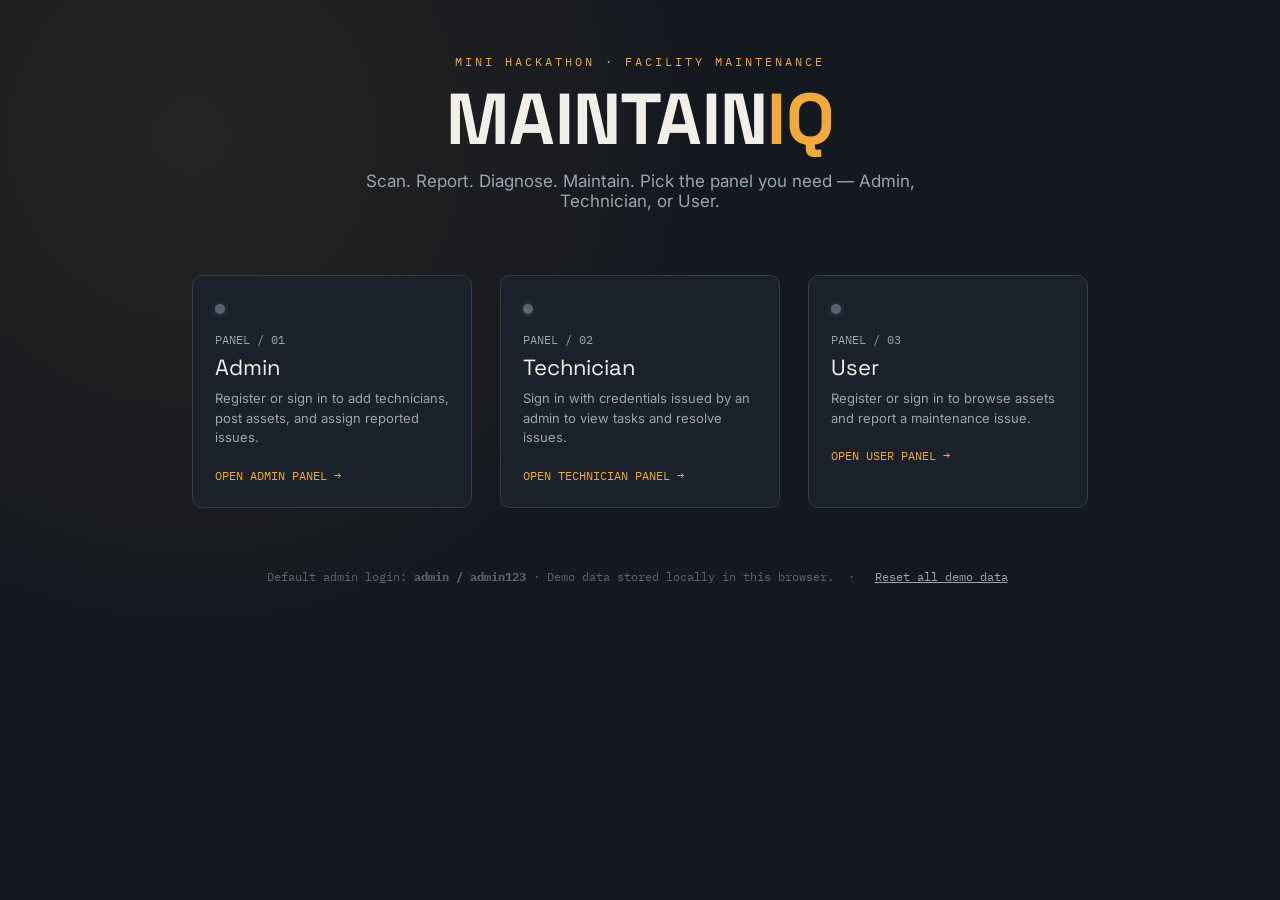
<file: index.html>
<!DOCTYPE html>
<html lang="en">
<head>
<meta charset="UTF-8">
<meta name="viewport" content="width=device-width, initial-scale=1.0">
<title>MaintainIQ — Choose Your Portal</title>
<link rel="preconnect" href="https://fonts.googleapis.com">
<link href="https://fonts.googleapis.com/css2?family=Space+Grotesk:wght@500;700&family=Inter:wght@400;500;600;700&family=IBM+Plex+Mono:wght@400;600&display=swap" rel="stylesheet">
<link rel="stylesheet" href="external.css">
</head>
<body data-page="index">
  <div class="landing">
    <div class="landing-brand">
      <div class="landing-eyebrow">Mini Hackathon · Facility Maintenance</div>
      <h1 class="landing-title">MAINTAIN<span>IQ</span></h1>
      <p class="landing-sub">Scan. Report. Diagnose. Maintain. Pick the panel you need — Admin, Technician, or User.</p>
    </div>

    <div class="switch-row">
      <a class="switch-card" href="admin.html">
        <div class="switch-led"></div>
        <div class="switch-idx">PANEL / 01</div>
        <div class="switch-title">Admin</div>
        <div class="switch-desc">Register or sign in to add technicians, post assets, and assign reported issues.</div>
        <div class="switch-go">OPEN ADMIN PANEL →</div>
      </a>

      <a class="switch-card" href="technician.html">
        <div class="switch-led"></div>
        <div class="switch-idx">PANEL / 02</div>
        <div class="switch-title">Technician</div>
        <div class="switch-desc">Sign in with credentials issued by an admin to view tasks and resolve issues.</div>
        <div class="switch-go">OPEN TECHNICIAN PANEL →</div>
      </a>

      <a class="switch-card" href="user.html">
        <div class="switch-led"></div>
        <div class="switch-idx">PANEL / 03</div>
        <div class="switch-title">User</div>
        <div class="switch-desc">Register or sign in to browse assets and report a maintenance issue.</div>
        <div class="switch-go">OPEN USER PANEL →</div>
      </a>
    </div>

    <div class="landing-footer">
      Default admin login: <strong>admin / admin123</strong> · Demo data stored locally in this browser.
      &nbsp;·&nbsp; <button class="reset-link" id="resetBtn">Reset all demo data</button>
    </div>
  </div>

  <script src="external.js"></script>
</body>
</html>
</file>
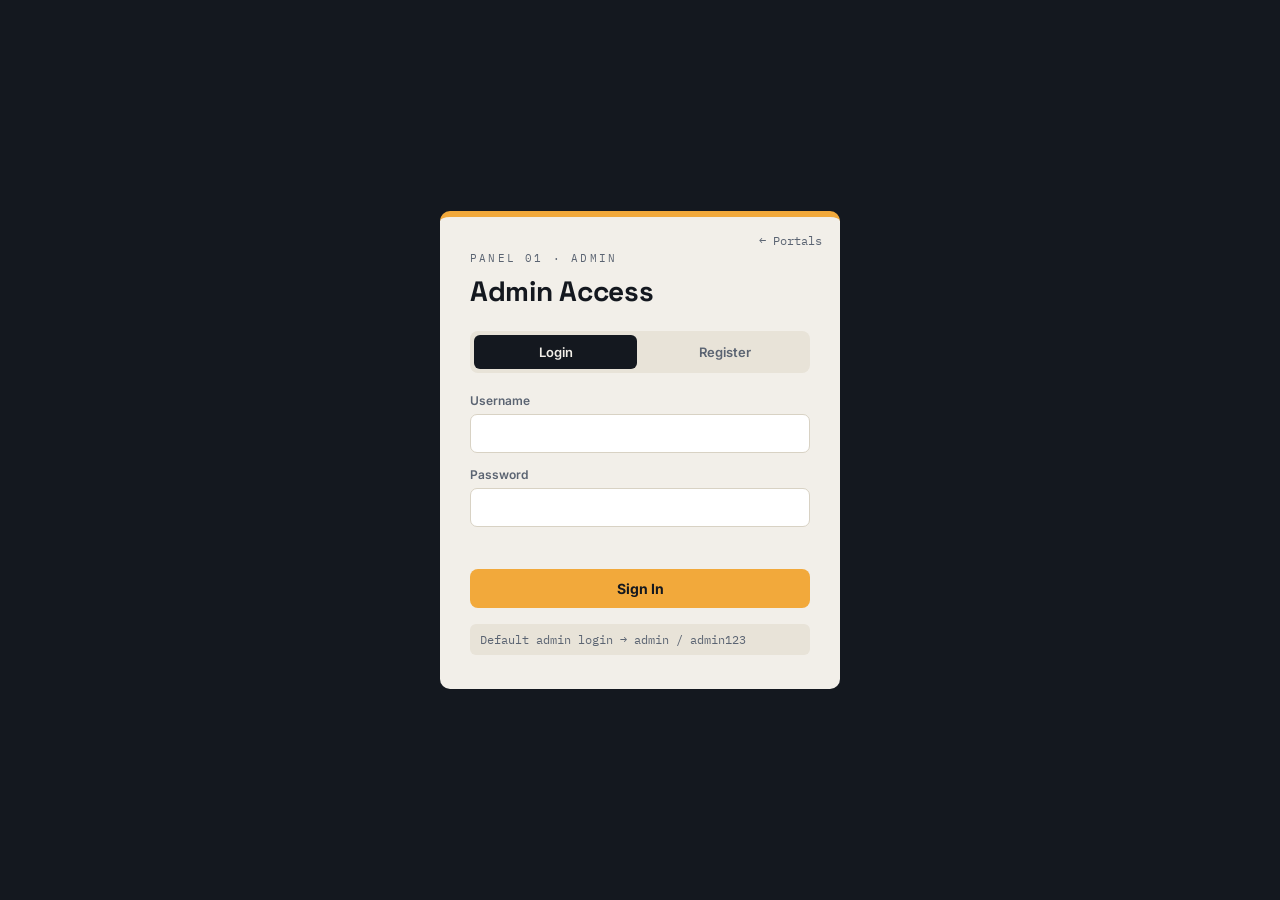
<file: admin.html>
<!DOCTYPE html>
<html lang="en">
<head>
<meta charset="UTF-8">
<meta name="viewport" content="width=device-width, initial-scale=1.0">
<title>MaintainIQ — Admin Panel</title>
<link rel="preconnect" href="https://fonts.googleapis.com">
<link href="https://fonts.googleapis.com/css2?family=Space+Grotesk:wght@500;700&family=Inter:wght@400;500;600;700&family=IBM+Plex+Mono:wght@400;600&display=swap" rel="stylesheet">
<link rel="stylesheet" href="external.css">
</head>
<body data-page="admin">

<!-- ================= AUTH SCREEN ================= -->
<div class="auth-shell" id="authShell">
  <div class="auth-card">
    <a class="auth-back" href="index.html">← Portals</a>
    <div class="auth-tag">Panel 01 · Admin</div>
    <h2 class="auth-title">Admin Access</h2>

    <div class="tabs">
      <button class="tab-btn active" id="tabLogin">Login</button>
      <button class="tab-btn" id="tabRegister">Register</button>
    </div>

    <!-- Login form -->
    <form class="form-view" id="loginForm">
      <div class="field">
        <label for="loginUser">Username</label>
        <input type="text" id="loginUser" autocomplete="username" required>
      </div>
      <div class="field">
        <label for="loginPass">Password</label>
        <input type="password" id="loginPass" autocomplete="current-password" required>
      </div>
      <div class="form-error" id="loginError"></div>
      <button type="submit" class="btn block">Sign In</button>
    </form>

    <!-- Register form -->
    <form class="form-view hidden" id="registerForm">
      <div class="field">
        <label for="regName">Full name</label>
        <input type="text" id="regName" required>
      </div>
      <div class="field">
        <label for="regUser">Choose a username</label>
        <input type="text" id="regUser" required>
      </div>
      <div class="field">
        <label for="regPass">Choose a password</label>
        <input type="password" id="regPass" required>
      </div>
      <div class="form-error" id="registerError"></div>
      <button type="submit" class="btn block">Create Admin Account</button>
    </form>

    <div class="seed-hint">Default admin login → admin / admin123</div>
  </div>
</div>

<!-- ================= PORTAL SHELL ================= -->
<div class="portal-shell hidden" id="portalShell">
  <aside class="sidebar">
    <div>
      <div class="sb-brand">MAINTAIN<span>IQ</span></div>
      <div class="sb-role">Admin Panel</div>
    </div>
    <nav class="sb-nav">
      <button class="sb-link active" data-view="dashboard">Dashboard</button>
      <button class="sb-link" data-view="assets">Assets</button>
      <button class="sb-link" data-view="technicians">Technicians</button>
      <button class="sb-link" data-view="issues">Issues</button>
      <button class="sb-link" data-view="notifications">Notifications <span class="sb-badge hidden" id="notifCount">0</span></button>
    </nav>
    <div class="sb-user">
      <div class="sb-user-name" id="sbUserName">—</div>
      <div style="color:var(--steel);font-size:12px;">Administrator</div>
      <button class="btn ghost sb-logout" id="logoutBtn" style="color:var(--paper);border-color:var(--panel-line);">Log Out</button>
    </div>
  </aside>

  <main class="main">
    <!-- DASHBOARD -->
    <section class="view" id="view-dashboard">
      <div class="topbar">
        <div>
          <h1>Dashboard</h1>
          <div class="subtitle">Operational overview across all registered assets.</div>
        </div>
      </div>
      <div class="stat-row" id="statRow"></div>
      <div class="panel-block">
        <h3>Recent Notifications</h3>
        <div class="notif-list" id="dashNotifList"></div>
      </div>
    </section>

    <!-- ASSETS -->
    <section class="view hidden" id="view-assets">
      <div class="topbar">
        <div>
          <h1>Assets</h1>
          <div class="subtitle">Register a new asset and manage the existing inventory.</div>
        </div>
      </div>

      <div class="panel-block">
        <h3>Register New Asset</h3>
        <form id="assetForm" class="form-grid">
          <div class="field">
            <label for="astName">Asset name</label>
            <input type="text" id="astName" required placeholder="e.g. Classroom Projector 02">
          </div>
          <div class="field">
            <label for="astCategory">Category</label>
            <input type="text" id="astCategory" required placeholder="e.g. Electronics">
          </div>
          <div class="field">
            <label for="astLocation">Location</label>
            <input type="text" id="astLocation" required placeholder="e.g. Block B · Room 12">
          </div>
          <div class="field">
            <label for="astCondition">Condition</label>
            <select id="astCondition">
              <option>Good</option>
              <option>Fair</option>
              <option>Poor</option>
            </select>
          </div>
          <div class="field" style="grid-column: 1 / -1;">
            <button type="submit" class="btn">+ Add Asset</button>
          </div>
        </form>
      </div>

      <div class="section-title-row">
        <h3 style="margin:0;">Inventory <span class="mono" style="color:var(--steel-dark);font-size:13px;" id="assetCountLabel"></span></h3>
      </div>
      <div class="ticket-grid" id="assetGrid"></div>
    </section>

    <!-- TECHNICIANS -->
    <section class="view hidden" id="view-technicians">
      <div class="topbar">
        <div>
          <h1>Technicians</h1>
          <div class="subtitle">Add technician accounts. They will use these credentials on the Technician Panel.</div>
        </div>
      </div>

      <div class="panel-block">
        <h3>Add Technician</h3>
        <form id="techForm" class="form-grid">
          <div class="field">
            <label for="techName">Full name</label>
            <input type="text" id="techName" required>
          </div>
          <div class="field">
            <label for="techSpecialty">Specialty</label>
            <input type="text" id="techSpecialty" required placeholder="e.g. Electrical, HVAC">
          </div>
          <div class="field">
            <label for="techUser">Username</label>
            <input type="text" id="techUser" required>
          </div>
          <div class="field">
            <label for="techPass">Temporary password</label>
            <input type="text" id="techPass" required>
          </div>
          <div class="field" style="grid-column: 1 / -1;">
            <button type="submit" class="btn">+ Add Technician</button>
          </div>
        </form>
      </div>

      <div class="panel-block">
        <h3>Technician Roster</h3>
        <table class="data-table" id="techTable">
          <thead><tr><th>Name</th><th>Specialty</th><th>Username</th><th>Password</th><th>Assigned Tasks</th></tr></thead>
          <tbody></tbody>
        </table>
      </div>
    </section>

    <!-- ISSUES -->
    <section class="view hidden" id="view-issues">
      <div class="topbar">
        <div>
          <h1>Reported Issues</h1>
          <div class="subtitle">Assign issues to a technician and track them through to resolution.</div>
        </div>
      </div>
      <div class="ticket-grid" id="issueGrid"></div>
    </section>

    <!-- NOTIFICATIONS -->
    <section class="view hidden" id="view-notifications">
      <div class="topbar">
        <div>
          <h1>Notifications</h1>
          <div class="subtitle">Issue reports and technician resolution messages.</div>
        </div>
      </div>
      <div class="notif-list" id="fullNotifList"></div>
    </section>
  </main>
</div>

<!-- ================= ASSIGN MODAL ================= -->
<div class="modal-backdrop hidden" id="assignModal">
  <div class="modal-card">
    <h3>Assign Issue</h3>
    <div class="modal-sub" id="assignModalSub">Choose a technician to handle this issue.</div>
    <div class="field">
      <label for="assignTechSelect">Technician</label>
      <select id="assignTechSelect"></select>
    </div>
    <div class="modal-actions">
      <button class="btn ghost" id="assignCancel">Cancel</button>
      <button class="btn" id="assignConfirm">Assign</button>
    </div>
  </div>
</div>

<script src="external.js"></script>
</body>
</html>
</file>
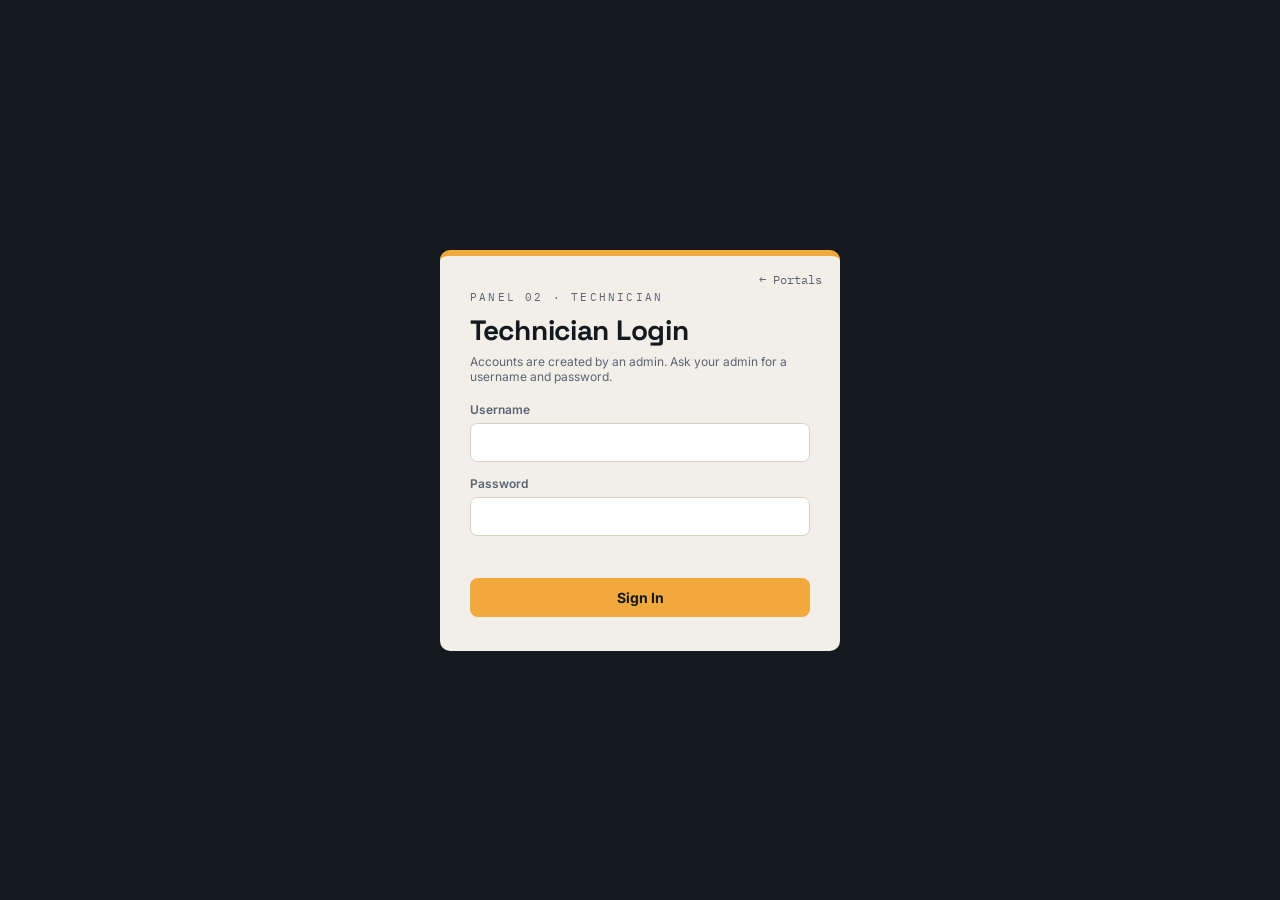
<file: technician.html>
<!DOCTYPE html>
<html lang="en">
<head>
<meta charset="UTF-8">
<meta name="viewport" content="width=device-width, initial-scale=1.0">
<title>MaintainIQ — Technician Panel</title>
<link rel="preconnect" href="https://fonts.googleapis.com">
<link href="https://fonts.googleapis.com/css2?family=Space+Grotesk:wght@500;700&family=Inter:wght@400;500;600;700&family=IBM+Plex+Mono:wght@400;600&display=swap" rel="stylesheet">
<link rel="stylesheet" href="external.css">
</head>
<body data-page="technician">

<!-- ================= AUTH SCREEN ================= -->
<div class="auth-shell" id="authShell">
  <div class="auth-card">
    <a class="auth-back" href="index.html">← Portals</a>
    <div class="auth-tag">Panel 02 · Technician</div>
    <h2 class="auth-title">Technician Login</h2>
    <p class="hint" style="margin-top:6px;">Accounts are created by an admin. Ask your admin for a username and password.</p>

    <form class="form-view" id="loginForm" style="margin-top:18px;">
      <div class="field">
        <label for="loginUser">Username</label>
        <input type="text" id="loginUser" autocomplete="username" required>
      </div>
      <div class="field">
        <label for="loginPass">Password</label>
        <input type="password" id="loginPass" autocomplete="current-password" required>
      </div>
      <div class="form-error" id="loginError"></div>
      <button type="submit" class="btn block">Sign In</button>
    </form>
  </div>
</div>

<!-- ================= PORTAL SHELL ================= -->
<div class="portal-shell hidden" id="portalShell">
  <aside class="sidebar">
    <div>
      <div class="sb-brand">MAINTAIN<span>IQ</span></div>
      <div class="sb-role">Technician Panel</div>
    </div>
    <nav class="sb-nav">
      <button class="sb-link active" data-view="tasks">My Tasks</button>
      <button class="sb-link" data-view="notifications">Notifications <span class="sb-badge hidden" id="notifCount">0</span></button>
    </nav>
    <div class="sb-user">
      <div class="sb-user-name" id="sbUserName">—</div>
      <div style="color:var(--steel);font-size:12px;" id="sbSpecialty">—</div>
      <button class="btn ghost sb-logout" id="logoutBtn" style="color:var(--paper);border-color:var(--panel-line);">Log Out</button>
    </div>
  </aside>

  <main class="main">
    <!-- TASKS -->
    <section class="view" id="view-tasks">
      <div class="topbar">
        <div>
          <h1>My Tasks</h1>
          <div class="subtitle">Issues assigned to you. Start inspection, then resolve with a note.</div>
        </div>
      </div>
      <div class="ticket-grid" id="taskGrid"></div>
    </section>

    <!-- NOTIFICATIONS -->
    <section class="view hidden" id="view-notifications">
      <div class="topbar">
        <div>
          <h1>Notifications</h1>
          <div class="subtitle">New task assignments from the admin.</div>
        </div>
      </div>
      <div class="notif-list" id="fullNotifList"></div>
    </section>
  </main>
</div>

<!-- ================= RESOLVE MODAL ================= -->
<div class="modal-backdrop hidden" id="resolveModal">
  <div class="modal-card">
    <h3>Resolve Issue</h3>
    <div class="modal-sub" id="resolveModalSub">Add a note about what was done. This is sent to the admin.</div>
    <form id="resolveForm" class="form-view">
      <div class="field">
        <label for="resolveMessage">Resolution message</label>
        <textarea id="resolveMessage" required placeholder="e.g. Replaced damaged HDMI cable and tested display."></textarea>
      </div>
      <div class="modal-actions">
        <button type="button" class="btn ghost" id="resolveCancel">Cancel</button>
        <button type="submit" class="btn teal">Mark Resolved</button>
      </div>
    </form>
  </div>
</div>

<script src="external.js"></script>
</body>
</html>
</file>
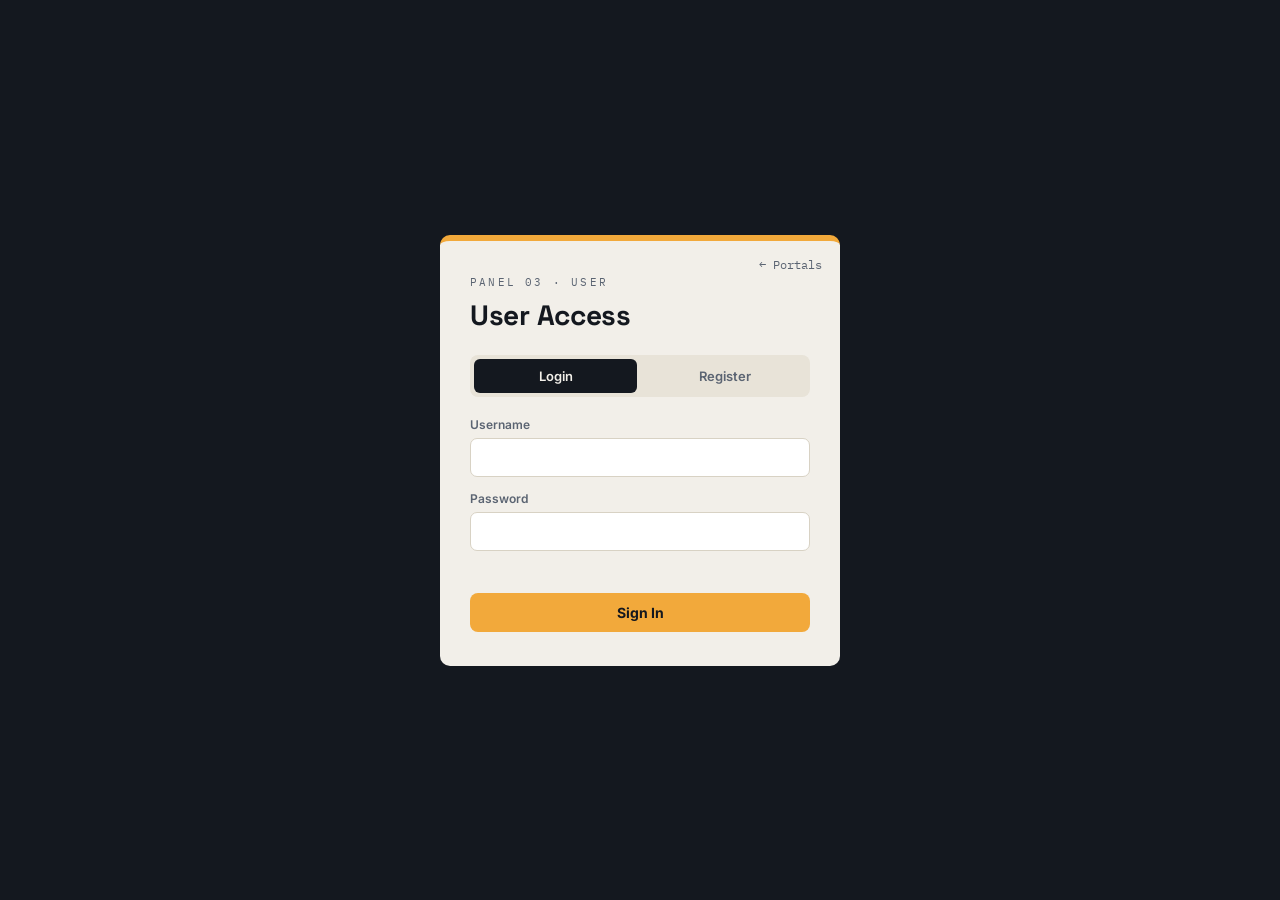
<file: user.html>
<!DOCTYPE html>
<html lang="en">
<head>
<meta charset="UTF-8">
<meta name="viewport" content="width=device-width, initial-scale=1.0">
<title>MaintainIQ — User Panel</title>
<link rel="preconnect" href="https://fonts.googleapis.com">
<link href="https://fonts.googleapis.com/css2?family=Space+Grotesk:wght@500;700&family=Inter:wght@400;500;600;700&family=IBM+Plex+Mono:wght@400;600&display=swap" rel="stylesheet">
<link rel="stylesheet" href="external.css">
</head>
<body data-page="user">

<!-- ================= AUTH SCREEN ================= -->
<div class="auth-shell" id="authShell">
  <div class="auth-card">
    <a class="auth-back" href="index.html">← Portals</a>
    <div class="auth-tag">Panel 03 · User</div>
    <h2 class="auth-title">User Access</h2>

    <div class="tabs">
      <button class="tab-btn active" id="tabLogin">Login</button>
      <button class="tab-btn" id="tabRegister">Register</button>
    </div>

    <form class="form-view" id="loginForm">
      <div class="field">
        <label for="loginUser">Username</label>
        <input type="text" id="loginUser" autocomplete="username" required>
      </div>
      <div class="field">
        <label for="loginPass">Password</label>
        <input type="password" id="loginPass" autocomplete="current-password" required>
      </div>
      <div class="form-error" id="loginError"></div>
      <button type="submit" class="btn block">Sign In</button>
    </form>

    <form class="form-view hidden" id="registerForm">
      <div class="field">
        <label for="regName">Full name</label>
        <input type="text" id="regName" required>
      </div>
      <div class="field">
        <label for="regUser">Choose a username</label>
        <input type="text" id="regUser" required>
      </div>
      <div class="field">
        <label for="regPass">Choose a password</label>
        <input type="password" id="regPass" required>
      </div>
      <div class="form-error" id="registerError"></div>
      <button type="submit" class="btn block">Create Account</button>
    </form>
  </div>
</div>

<!-- ================= PORTAL SHELL ================= -->
<div class="portal-shell hidden" id="portalShell">
  <aside class="sidebar">
    <div>
      <div class="sb-brand">MAINTAIN<span>IQ</span></div>
      <div class="sb-role">User Panel</div>
    </div>
    <nav class="sb-nav">
      <button class="sb-link active" data-view="assets">Browse Assets</button>
      <button class="sb-link" data-view="myreports">My Reports</button>
    </nav>
    <div class="sb-user">
      <div class="sb-user-name" id="sbUserName">—</div>
      <div style="color:var(--steel);font-size:12px;">Reporter</div>
      <button class="btn ghost sb-logout" id="logoutBtn" style="color:var(--paper);border-color:var(--panel-line);">Log Out</button>
    </div>
  </aside>

  <main class="main">
    <!-- BROWSE ASSETS -->
    <section class="view" id="view-assets">
      <div class="topbar">
        <div>
          <h1>Assets</h1>
          <div class="subtitle">Browse registered assets and report a problem if something's wrong.</div>
        </div>
      </div>
      <div class="ticket-grid" id="assetGrid"></div>
    </section>

    <!-- MY REPORTS -->
    <section class="view hidden" id="view-myreports">
      <div class="topbar">
        <div>
          <h1>My Reports</h1>
          <div class="subtitle">Issues you've reported and their current status.</div>
        </div>
      </div>
      <div class="ticket-grid" id="myReportGrid"></div>
    </section>
  </main>
</div>

<!-- ================= REPORT MODAL ================= -->
<div class="modal-backdrop hidden" id="reportModal">
  <div class="modal-card">
    <h3>Report an Issue</h3>
    <div class="modal-sub" id="reportModalSub">Describe the problem you noticed.</div>
    <form id="reportForm" class="form-view">
      <div class="field">
        <label for="repTitle">Title</label>
        <input type="text" id="repTitle" required placeholder="e.g. Projector display flickering">
      </div>
      <div class="field">
        <label for="repDescription">Description</label>
        <textarea id="repDescription" required placeholder="Describe what's wrong in detail"></textarea>
      </div>
      <div class="form-grid">
        <div class="field">
          <label for="repPriority">Priority</label>
          <select id="repPriority">
            <option>Low</option>
            <option selected>Medium</option>
            <option>High</option>
            <option>Critical</option>
          </select>
        </div>
        <div class="field">
          <label for="repCategory">Category</label>
          <input type="text" id="repCategory" required placeholder="e.g. Electronics">
        </div>
      </div>
      <div class="modal-actions">
        <button type="button" class="btn ghost" id="reportCancel">Cancel</button>
        <button type="submit" class="btn">Submit Report</button>
      </div>
    </form>
  </div>
</div>

<script src="external.js"></script>
</body>
</html>
</file>
<file: external.css>
/* ==========================================================
   MaintainIQ — Design tokens
   Industrial work-order ticket aesthetic:
   dark breaker-panel shell + amber signal accent + paper tickets
   ========================================================== */
:root {
  --ink: #14181f;
  --panel: #1b212a;
  --panel-2: #232a35;
  --panel-line: #313a47;
  --paper: #f2efe9;
  --paper-2: #e8e3d8;
  --steel: #9aa4b2;
  --steel-dark: #5b6472;
  --amber: #f2a93b;
  --amber-ink: #14181f;
  --teal: #2fa89a;
  --red: #e15252;
  --font-display: 'Space Grotesk', 'Archivo', sans-serif;
  --font-body: 'Inter', system-ui, sans-serif;
  --font-mono: 'IBM Plex Mono', 'Courier New', monospace;
  --radius: 10px;
}

* { box-sizing: border-box; }
html, body { margin: 0; padding: 0; }
body {
  font-family: var(--font-body);
  background: var(--paper);
  color: var(--ink);
  -webkit-font-smoothing: antialiased;
}
h1, h2, h3, h4 { font-family: var(--font-display); margin: 0; letter-spacing: -0.01em; }
p { margin: 0; }
a { color: inherit; }
button { font-family: var(--font-body); cursor: pointer; }
:focus-visible { outline: 2px solid var(--amber); outline-offset: 2px; }

.mono { font-family: var(--font-mono); letter-spacing: 0.02em; }
.hidden { display: none !important; }

/* ---------- Landing / portal selector ---------- */
.landing {
  min-height: 100vh;
  background:
    radial-gradient(circle at 15% 15%, rgba(242,169,59,0.08), transparent 40%),
    var(--ink);
  color: var(--paper);
  display: flex;
  flex-direction: column;
  align-items: center;
  padding: 6vh 20px 8vh;
}
.landing-brand { text-align: center; max-width: 640px; }
.landing-eyebrow {
  font-family: var(--font-mono);
  color: var(--amber);
  font-size: 12px;
  letter-spacing: 0.25em;
  text-transform: uppercase;
}
.landing-title {
  font-size: clamp(40px, 7vw, 72px);
  line-height: 1;
  margin-top: 14px;
}
.landing-title span { color: var(--amber); }
.landing-sub {
  margin-top: 16px;
  color: var(--steel);
  font-size: 17px;
}
.switch-row {
  margin-top: 64px;
  display: grid;
  grid-template-columns: repeat(3, minmax(220px, 280px));
  gap: 28px;
}
@media (max-width: 780px) {
  .switch-row { grid-template-columns: 1fr; width: 100%; max-width: 320px; }
}
.switch-card {
  background: var(--panel);
  border: 1px solid var(--panel-line);
  border-radius: var(--radius);
  padding: 28px 22px 24px;
  text-decoration: none;
  color: var(--paper);
  display: block;
  position: relative;
  transition: transform 0.15s ease, border-color 0.15s ease;
}
.switch-card:hover { transform: translateY(-4px); border-color: var(--amber); }
.switch-led {
  width: 10px; height: 10px; border-radius: 50%;
  background: var(--steel-dark);
  margin-bottom: 18px;
  box-shadow: 0 0 0 3px rgba(255,255,255,0.03);
}
.switch-card:hover .switch-led { background: var(--amber); box-shadow: 0 0 10px var(--amber); }
.switch-idx { font-family: var(--font-mono); color: var(--steel); font-size: 12px; }
.switch-title { font-family: var(--font-display); font-size: 22px; margin-top: 6px; }
.switch-desc { color: var(--steel); font-size: 13px; margin-top: 8px; line-height: 1.5; }
.switch-go { margin-top: 20px; font-size: 12px; color: var(--amber); font-family: var(--font-mono); }

.landing-footer { margin-top: 60px; color: var(--steel-dark); font-size: 12px; font-family: var(--font-mono); }
.reset-link { color: var(--steel); text-decoration: underline; cursor: pointer; background: none; border: none; font-family: var(--font-mono); font-size: 12px; }

/* ---------- Auth screens (per portal) ---------- */
.auth-shell {
  min-height: 100vh;
  display: flex; align-items: center; justify-content: center;
  background: var(--ink);
  padding: 20px;
}
.auth-card {
  background: var(--paper);
  border-radius: var(--radius);
  width: 100%; max-width: 400px;
  padding: 34px 30px;
  position: relative;
  border-top: 6px solid var(--amber);
}
.auth-tag { font-family: var(--font-mono); font-size: 11px; letter-spacing: 0.2em; color: var(--steel-dark); text-transform: uppercase; }
.auth-title { font-size: 28px; margin-top: 8px; }
.auth-back { position: absolute; top: 16px; right: 18px; font-size: 12px; color: var(--steel-dark); text-decoration: none; font-family: var(--font-mono); }
.tabs { display: flex; gap: 6px; margin-top: 22px; background: var(--paper-2); border-radius: 8px; padding: 4px; }
.tab-btn { flex: 1; border: none; background: none; padding: 9px 0; border-radius: 6px; font-size: 13px; font-weight: 600; color: var(--steel-dark); }
.tab-btn.active { background: var(--ink); color: var(--paper); }
.form-view { margin-top: 20px; display: flex; flex-direction: column; gap: 14px; }
.field { display: flex; flex-direction: column; gap: 6px; }
.field label { font-size: 12px; font-weight: 600; color: var(--steel-dark); }
.field input, .field select, .field textarea {
  border: 1px solid #d8d2c4; border-radius: 7px; padding: 10px 12px;
  font-size: 14px; background: #fff; color: var(--ink); font-family: var(--font-body);
}
.field textarea { resize: vertical; min-height: 72px; }
.hint { font-size: 12px; color: var(--steel-dark); }
.btn {
  border: none; border-radius: 8px; padding: 11px 18px; font-weight: 700; font-size: 14px;
  background: var(--amber); color: var(--amber-ink); transition: filter 0.15s ease;
}
.btn:hover { filter: brightness(1.08); }
.btn.block { width: 100%; }
.btn.ghost { background: transparent; border: 1px solid var(--panel-line); color: var(--ink); }
.btn.dark { background: var(--ink); color: var(--paper); }
.btn.small { padding: 7px 12px; font-size: 12px; }
.btn.danger { background: var(--red); color: #fff; }
.btn.teal { background: var(--teal); color: #fff; }
.btn:disabled { opacity: 0.5; cursor: not-allowed; }
.form-error { color: var(--red); font-size: 12px; min-height: 14px; }
.seed-hint { margin-top: 16px; font-size: 11.5px; color: var(--steel-dark); font-family: var(--font-mono); background: var(--paper-2); padding: 8px 10px; border-radius: 6px; }

/* ---------- Portal shell ---------- */
.portal-shell { display: flex; min-height: 100vh; }
.sidebar {
  width: 230px; flex-shrink: 0; background: var(--ink); color: var(--paper);
  display: flex; flex-direction: column; padding: 22px 16px;
}
.sb-brand { font-family: var(--font-display); font-size: 18px; }
.sb-brand span { color: var(--amber); }
.sb-role { font-family: var(--font-mono); font-size: 11px; color: var(--steel); margin-top: 4px; letter-spacing: 0.1em; text-transform: uppercase; }
.sb-nav { margin-top: 34px; display: flex; flex-direction: column; gap: 4px; flex: 1; }
.sb-link { background: none; border: none; text-align: left; color: var(--steel); padding: 10px 12px; border-radius: 7px; font-size: 14px; font-weight: 600; display: flex; align-items: center; justify-content: space-between; }
.sb-link:hover { background: var(--panel-2); color: var(--paper); }
.sb-link.active { background: var(--amber); color: var(--amber-ink); }
.sb-badge { background: var(--red); color: #fff; font-size: 10px; padding: 1px 6px; border-radius: 10px; font-family: var(--font-mono); }
.sb-user { border-top: 1px solid var(--panel-line); padding-top: 14px; font-size: 13px; }
.sb-user-name { font-weight: 700; }
.sb-logout { margin-top: 10px; width: 100%; }

.main { flex: 1; min-width: 0; padding: 28px 34px 60px; }
.topbar { display: flex; justify-content: space-between; align-items: flex-start; margin-bottom: 26px; flex-wrap: wrap; gap: 14px; }
.topbar h1 { font-size: 26px; }
.topbar .subtitle { color: var(--steel-dark); font-size: 13.5px; margin-top: 4px; }
.stat-row { display: grid; grid-template-columns: repeat(auto-fit, minmax(150px, 1fr)); gap: 16px; margin-bottom: 28px; }
.stat-card { background: #fff; border: 1px solid var(--paper-2); border-radius: var(--radius); padding: 16px 18px; }
.stat-num { font-family: var(--font-display); font-size: 30px; }
.stat-label { font-size: 12px; color: var(--steel-dark); text-transform: uppercase; letter-spacing: 0.06em; margin-top: 2px; }

.panel-block { background: #fff; border: 1px solid var(--paper-2); border-radius: var(--radius); padding: 20px 22px; margin-bottom: 24px; }
.panel-block h3 { font-size: 16px; margin-bottom: 14px; }
.row-between { display: flex; justify-content: space-between; align-items: center; gap: 10px; flex-wrap: wrap; }

/* ---------- Ticket cards (signature element) ---------- */
.ticket-grid { display: grid; grid-template-columns: repeat(auto-fill, minmax(260px, 1fr)); gap: 16px; }
.ticket {
  background: var(--paper);
  border: 1px dashed #c9c2b0;
  border-radius: 8px;
  padding: 16px 16px 14px;
  position: relative;
}
.ticket::before {
  content: ''; position: absolute; left: -7px; top: 50%; transform: translateY(-50%);
  width: 14px; height: 14px; background: var(--ink); border-radius: 50%;
}
.ticket::after {
  content: ''; position: absolute; right: -7px; top: 50%; transform: translateY(-50%);
  width: 14px; height: 14px; background: var(--ink); border-radius: 50%;
}
.ticket-top { display: flex; justify-content: space-between; align-items: center; }
.ticket-code { font-family: var(--font-mono); font-size: 12px; color: var(--steel-dark); }
.badge { font-family: var(--font-mono); font-size: 10.5px; padding: 3px 8px; border-radius: 20px; font-weight: 700; text-transform: uppercase; letter-spacing: 0.04em; }
.badge.ok { background: rgba(47,168,154,0.15); color: #1f7d72; }
.badge.warn { background: rgba(242,169,59,0.2); color: #8a5c0d; }
.badge.bad { background: rgba(225,82,82,0.15); color: #a72e2e; }
.badge.muted { background: #e4e0d5; color: var(--steel-dark); }
.ticket-name { font-family: var(--font-display); font-size: 17px; margin-top: 10px; }
.ticket-meta { font-size: 12.5px; color: var(--steel-dark); margin-top: 4px; line-height: 1.5; }
.ticket-actions { margin-top: 14px; display: flex; gap: 8px; flex-wrap: wrap; }

/* ---------- Tables / lists ---------- */
.data-table { width: 100%; border-collapse: collapse; font-size: 13.5px; }
.data-table th { text-align: left; font-size: 11px; text-transform: uppercase; letter-spacing: 0.05em; color: var(--steel-dark); padding: 8px 10px; border-bottom: 1px solid var(--paper-2); }
.data-table td { padding: 10px; border-bottom: 1px solid var(--paper-2); vertical-align: top; }
.empty-state { text-align: center; padding: 34px 10px; color: var(--steel-dark); font-size: 13.5px; }

/* ---------- Notifications ---------- */
.bell-btn { position: relative; background: var(--ink); color: var(--paper); border: none; border-radius: 8px; padding: 9px 14px; font-size: 13px; font-weight: 700; }
.bell-dot { position: absolute; top: -5px; right: -5px; background: var(--red); color: #fff; font-size: 10px; border-radius: 10px; padding: 1px 5px; font-family: var(--font-mono); }
.notif-list { display: flex; flex-direction: column; gap: 10px; }
.notif-item { border: 1px solid var(--paper-2); border-radius: 8px; padding: 12px 14px; font-size: 13.5px; }
.notif-item.unread { border-left: 4px solid var(--amber); background: #fffaf1; }
.notif-date { font-family: var(--font-mono); font-size: 11px; color: var(--steel-dark); margin-top: 4px; display: block; }

/* ---------- Modal ---------- */
.modal-backdrop { position: fixed; inset: 0; background: rgba(20,24,31,0.6); display: flex; align-items: center; justify-content: center; padding: 20px; z-index: 50; }
.modal-card { background: #fff; border-radius: var(--radius); padding: 26px 24px; width: 100%; max-width: 420px; border-top: 6px solid var(--amber); }
.modal-card h3 { font-size: 18px; margin-bottom: 4px; }
.modal-sub { font-size: 12.5px; color: var(--steel-dark); margin-bottom: 16px; }
.modal-actions { display: flex; gap: 10px; justify-content: flex-end; margin-top: 18px; }

/* ---------- Toast ---------- */
#mi-toast-box { position: fixed; bottom: 22px; right: 22px; display: flex; flex-direction: column; gap: 10px; z-index: 100; }
.mi-toast {
  background: var(--ink); color: var(--paper); padding: 12px 16px; border-radius: 8px;
  font-size: 13.5px; opacity: 0; transform: translateY(8px); transition: all 0.25s ease;
  border-left: 4px solid var(--amber); max-width: 280px;
}
.mi-toast.show { opacity: 1; transform: translateY(0); }
.mi-toast-error { border-left-color: var(--red); }
.mi-toast-success { border-left-color: var(--teal); }

/* ---------- misc ---------- */
.section-title-row { display: flex; justify-content: space-between; align-items: center; margin-bottom: 16px; flex-wrap: wrap; gap: 10px; }
.two-col { display: grid; grid-template-columns: 1.1fr 0.9fr; gap: 20px; }
@media (max-width: 900px) { .two-col { grid-template-columns: 1fr; } }
.form-grid { display: grid; grid-template-columns: 1fr 1fr; gap: 14px; }
@media (max-width: 560px) { .form-grid { grid-template-columns: 1fr; } }

@media (max-width: 720px) {
  .portal-shell { flex-direction: column; }
  .sidebar { width: 100%; flex-direction: row; align-items: center; padding: 14px 16px; }
  .sb-nav { flex-direction: row; margin-top: 0; overflow-x: auto; }
  .sb-user { display: none; }
  .main { padding: 20px 16px 50px; }
}
</file>
